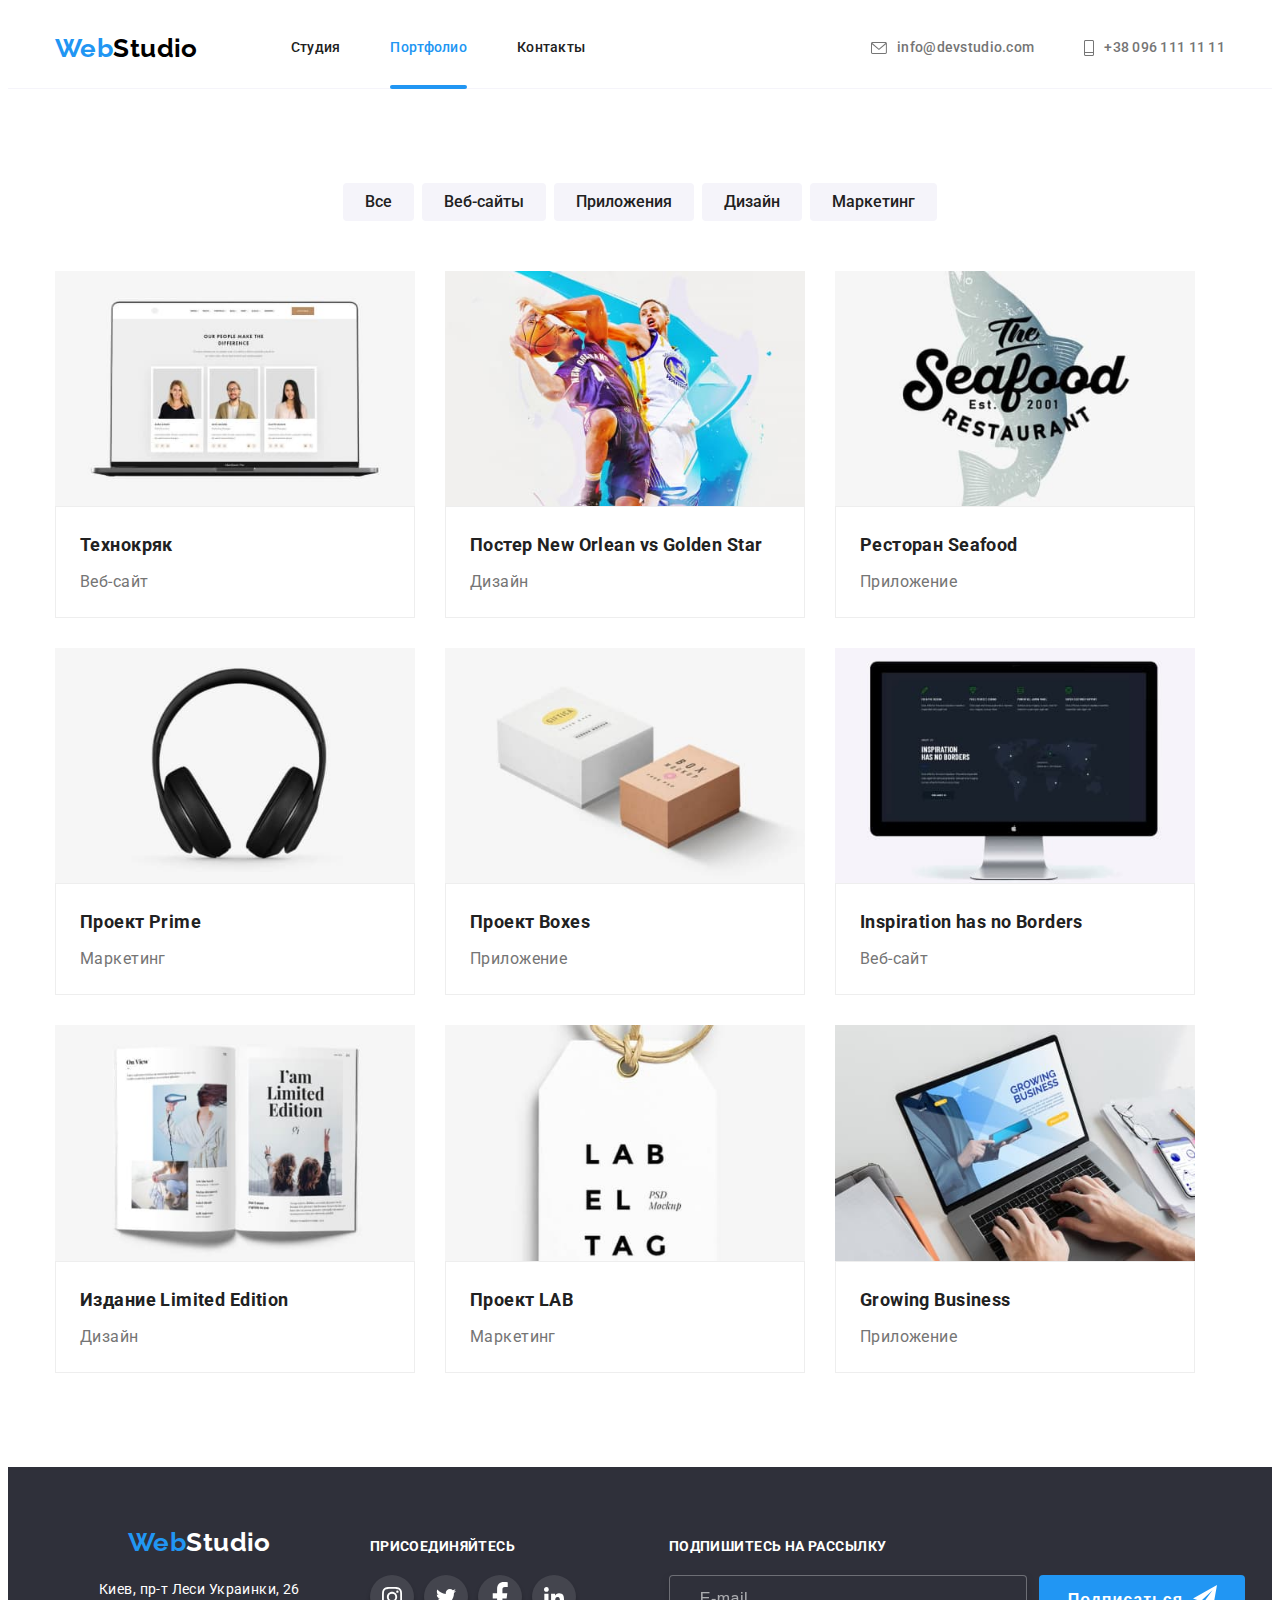
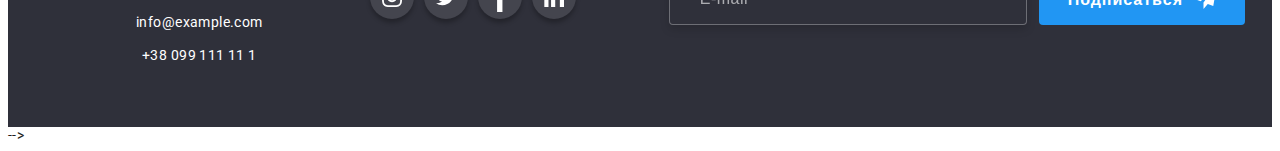
<file: portfolio.html>
<!DOCTYPE html>
<html lang="ru">

<head>
    <meta charset="UTF-8">
    <meta http-equiv="X-UA-Compatible" content="IE=edge">
    <meta name="viewport" content="width=device-width, initial-scale=1.0">
    <title>Document</title>
    <link rel="preconnect" href="https://fonts.googleapis.com">
    <link rel="preconnect" href="https://fonts.gstatic.com" crossorigin>
    <link href="https://fonts.googleapis.com/css2?family=Raleway:wght@700&family=Roboto:wght@400;500;700;900&display=swap" rel="stylesheet">
    <link rel="stylesheet" 
        href="https://cdnjs.cloudflare.com/ajax/libs/modern-normalize/1.1.0/modern-normalize.min.css"
        integrity="sha512-wpPYUAdjBVSE4KJnH1VR1HeZfpl1ub8YT/NKx4PuQ5NmX2tKuGu6U/JRp5y+Y8XG2tV+wKQpNHVUX03MfMFn9Q=="
        crossorigin="anonymous" 
        referrerpolicy="no-referrer" />
        <link href="https://unpkg.com/aos@2.3.1/dist/aos.css" rel="stylesheet">
        <link rel="stylesheet" 
        href="https://cdnjs.cloudflare.com/ajax/libs/animate.css/4.1.1/animate.min.css" />
    <link rel="stylesheet" href="./css/main.min.css">
</head>

<body class="page">
    <!-- navigation-->
     <header class=" header ">
        <div class=" header__container container">
            <nav class="navigation">
                <a href="./index.html" lang="en" class="navigation__logo animate__animated animate__bounce">
                    <span class="navigation__span">Web</span>Studio
                </a>
                <ul class="navigation__list list">
                    <li class="navigation__item "><a href="./index.html" class="navigation__link link ">Студия</a>
                    </li>
                    <li class="navigation__item"><a href="./portfolio.html" class="navigation__link link current">Портфолио</a>
                    </li>
                    <li class="navigation__item"><a href="#" class="navigation__link link">Контакты</a></li>
                </ul>
            </nav>
            <ul class="connect__list list">
                <li class="connect__item item">
                    <a href="mailto:info@devstudio.com" class="connect__mail  link"><svg class="connect__icon" width="16"
                            height="12">
                            <use href="./images/symbol-defs.svg#convert"></use>
                        </svg>info@devstudio.com</a>
                </li>
                <li class="connect__item item">
                    <a href="tel:+380961111111" class="connect__tel  link"><svg class="connect__icon" width="10"
                            height="16">
                            <use href="./images/symbol-defs.svg#telephone"></use>
                        </svg>+38 096 111 11 11</a>
                </li>
            </ul>
        </div>
    </header>  
    <main>
        <!-- filter -->
         <section class="portfolio">
            <div class="container">
                    <h1 class="visually-hidden">
                        Портфолио
                    </h1>
                    <ul class="filter__list list">
                        <li class="filter__item">
                            <button type="button" class="filter__btn">Все</button>
                        </li>
                        <li class="filter__item">
                            <button type="button" class="filter__btn">Веб-сайты</button>
                        </li>
                        <li class="filter__item">
                            <button type="button" class="filter__btn">Приложения</button>
                        </li>
                        <li class="filter__item">
                            <button type="button" class="filter__btn">Дизайн</button>
                        </li>
                        <li class="filter__item">
                            <button type="button" class="filter__btn">Маркетинг</button>
                        </li>
                    </ul>     
                           <!--projekt-->
                <ul class="projekt__list list">
                    <li class="projekt__item">
                        <a href="#" class="projekt__link link">
                            <div class="projekt__ghostly">
                                <picture>
                                    <source
                            srcset="
                               images. port/one/img (mob1x).jpg 1x, 
                               images. port/one/img (mob2x).jpg 2x 
                            "
                            media="(min-width:1200px)"
                             srcset="
                               ./images. port/one/img (tabl1x).jpg  1x, 
                               ./images. port/one/img (tabl2x).jpg  2x 
                            "
                            media="(min-width:768px)"
                             srcset="
                               ./images. port/one/img (desk1x).jpg  1x, 
                               ./images. port/one/img (desk2x).jpg  2x 
                            "
                            media="(max-width:767px)"
                            />
                            <img src="./images. port/one/img (mob1x).jpg" alt="технокряк" width="450">
                                </picture>
                            <p class="projekt__ghostly-text">
                                Ресурс предлагает комплексные предложения с разным уровнем функционала и сервисов. Все это позволит посетителю
                                получить
                                исчерпывающие сведения о компании или частном лице.
                            </p>
                        </div>
                            <div class="after__projekt">
                                <h2 class="projekt__title">Технокряк</h2>
                                <p class="projekt__text">Веб-сайт</p>
                            </div>
                        </a>
                    </li>
                    <li class="projekt__item">
                        <a href="#" class="projekt__link link">
                            <div  class="projekt__ghostly">
                                     <picture>
                                    <source
                            srcset="
                               images. port/two/img (mob1x).jpg 1x, 
                               images. port/two/img (mob2x).jpg 2x 
                            "
                            media="(min-width:1200px)"
                             srcset="
                               ./images. port/two/img (tabl1x).jpg  1x, 
                               ./images. port/two/img (tabl2x).jpg  2x 
                            "
                            media="(min-width:768px)"
                             srcset="
                               ./images. port/two/img (desk1x).jpg  1x, 
                               ./images. port/two/img (desk2x).jpg  2x 
                            "
                            media="(max-width:767px)"
                            />
                            <img src="./images. port/two/img (mob1x).jpg" alt=" постер баскетболисты" width="450">
                                </picture>
                                <p class="projekt__ghostly-text"></p>
                            </div>
                            <div class="after__projekt">
                                <h2 lang="en" class="projekt__title">
                                    Постер
                                    <span lang="en">New Orlean vs Golden Star</span>
                                </h2>
                                <p class="projekt__text">Дизайн</p>
                            </div>
                        </a>
                    </li>
                    <li class="projekt__item">
                        <a href="#" class="projekt__link link">
                            <div  class="projekt__ghostly">
                                    <picture>
                                        <source srcset="
                                                                   images. port/tree/img (mob1x).jpg 1x, 
                                                                   images. port/tree/img (mob2x).jpg 2x 
                                                                " media="(min-width:1200px)" srcset="
                                                                   ./images. port/tree/img (tabl1x).jpg  1x, 
                                                                   ./images. port/tree/img (tabl2x).jpg  2x 
                                                                " media="(min-width:768px)" srcset="
                                                                   ./images. port/tree/img (desk1x).jpg  1x, 
                                                                   ./images. port/tree/img (desk2x).jpg  2x 
                                                                " media="(max-width:767px)" />
                                        <img src="./images. port/tree/img ( mob1x).jpg" alt="постер ресторана" width="450">
                                    </picture>
                                <p class="projekt__ghostly-text"></p>
                            </div>
                            <div class="after__projekt">
                                <h2 lang="en" class="projekt__title">
                                    Ресторан
                                    <span lang="en">Seafood</span>
                                </h2>
                                <p class="projekt__text">Приложение</p>
                            </div>
                        </a>
                    </li>
                    <li class="projekt__item">
                        <a href="#" class="projekt__link link">
                           <div  class="projekt__ghostly">
                                <picture>
                                        <source srcset="
                                                                   images. port/four/img (mob1x).jpg 1x, 
                                                                   images. port/four/img (mob2x).jpg 2x 
                                                                " media="(min-width:1200px)" srcset="
                                                                   ./images. port/four/img (tabl1x).jpg  1x, 
                                                                   ./images. port/four/img (tabl2x).jpg  2x 
                                                                " media="(min-width:768px)" srcset="
                                                                   ./images. port/four/img (desk1x).jpg  1x, 
                                                                   ./images. port/four/img (desk2x).jpg  2x 
                                                                " media="(max-width:767px)" />
                                    <img src="./images. port/four/img (mob1x).jpg" alt="наушники" width="4450">
                                </picture>
                               <p class="projekt__ghostly-text"></p>
                           </div>
                            <div class="after__projekt">
                                <h2 lang="en" class="projekt__title">
                                    Проект
                                    <span lang="en"> Prime</span>
                                </h2>
                                <p class="projekt__text">Маркетинг</p>
                            </div>
                        </a>
                    </li>
                    <li class="projekt__item">
                        <a href="#" class="projekt__link link">
                            <div  class="projekt__ghostly">
                                <picture>
                                        <source srcset="
                                                                   images. port/five/img (mob1x).jpg 1x, 
                                                                   images. port/five/img (mob2x).jpg 2x 
                                                                " media="(min-width:1200px)" srcset="
                                                                   ./images. port/five/img (tabl1x).jpg  1x, 
                                                                   ./images. port/five/img (tabl2x).jpg  2x 
                                                                " media="(min-width:768px)" srcset="
                                                                   ./images. port/five/img (desk1x).jpg  1x, 
                                                                   ./images. port/five/img (desk2x).jpg  2x 
                                                                " media="(max-width:767px)" />
                                    <img src="./images. port/five/img (mob1x).jpg" alt="наушники" width="450">
                                </picture>
                                <p class="projekt__ghostly-text"></p>
                            </div>
                            <div class="after__projekt">
                                <h2 lang="en" class="projekt__title">
                                    Проект
                                    <span lang="en">Boxes</span>
                                </h2>
                                <p class="projekt__text">Приложение</p>
                            </div>
                        </a>
                    </li>
                    <li class="projekt__item">
                        <a href="#" class="projekt__link link">
                            <div  class="projekt__ghostly">
                                <picture>
                                        <source srcset="
                                                                   images. port/six/img (mob1x).jpg 1x, 
                                                                   images. port/six/img (mob2x).jpg 2x 
                                                                " media="(min-width:1200px)" srcset="
                                                                   ./images. port/six/img (tabl1x).jpg  1x, 
                                                                   ./images. port/six/img (tabl2x).jpg  2x 
                                                                " media="(min-width:768px)" srcset="
                                                                   ./images. port/six/img (desk1x).jpg  1x, 
                                                                   ./images. port/six/img (desk2x).jpg  2x 
                                                                " media="(max-width:767px)" />
                                    <img src="./images. port/six/img (mob1x).jpg" alt="монитор" width="450">
                                </picture>
                                <p class="projekt__ghostly-text"></p>
                            </div>
                            <div class="after__projekt">
                                <h2 lang="en" class="projekt__title">
                                    Inspiration has no Borders
                                </h2>
                                <p class="projekt__text">Веб-сайт</p>
                            </div>
                        </a>
                    </li>
                    <li class="projekt__item">
                        <a href="#" class="projekt__link link">
                            <div  class="projekt__ghostly">
                                <picture>
                                        <source srcset="
                                                                   images. port/seven/img (mob1x).jpg 1x, 
                                                                   images. port/seven/img (mob2x).jpg 2x 
                                                                " media="(min-width:1200px)" srcset="
                                                                   ./images. port/seven/img (tabl1x).jpg  1x, 
                                                                   ./images. port/seven/img (tabl2x).jpg  2x 
                                                                " media="(min-width:768px)" srcset="
                                                                   ./images. port/seven/img (desk1x).jpg  1x, 
                                                                   ./images. port/seven/img (desk2x).jpg  2x 
                                                                " media="(max-width:767px)" />
                                    <img src="./images. port/seven/img (mob1x).jpg" alt="книга" width="450">
                                </picture>
                                <p class="projekt__ghostly-text"></p>
                            </div>
                            <div class="after__projekt">
                                <h2 lang="en" class="projekt__title">
                                    Издание
                                    <span lang="en">Limited Edition</span>
                                </h2>
                                <p class="projekt__text">Дизайн</p>
                            </div>
                        </a>
                    </li>
                    <li class="projekt__item">
                        <a href="#" class="projekt__link link">
                            <div  class="projekt__ghostly">
                                 <picture>
                                        <source srcset="
                                                                   images. port/eidht/img (mob1x).jpg 1x, 
                                                                   images. port/eidht/img (mob2x).jpg 2x 
                                                                " media="(min-width:1200px)" srcset="
                                                                   ./images. port/eidht/img (tabl1x).jpg  1x, 
                                                                   ./images. port/eidht/img (tabl2x).jpg  2x 
                                                                " media="(min-width:768px)" srcset="
                                                                   ./images. port/eidht/img (desk1x).jpg  1x, 
                                                                   ./images. port/eidht/img (desk2x).jpg  2x 
                                                                " media="(max-width:767px)" />
                                    <img src="./images. port/eidht/img (mob1x).jpg" alt="бирка" width="429">
                                </picture>
                                <p class="projekt__ghostly-text"></p>
                            </div>
                            <div class="after__projekt">
                                <h2 class="projekt__title">
                                    Проект
                                    <span lang="en">LAB</span>
                                </h2>
                                <p class="projekt__text">Маркетинг</p>
                            </div>
                        </a>
                    </li>
                    <li class="projekt__item">
                        <a href="#" class="projekt__link link">
                            <div  class="projekt__ghostly">
                                 <picture>
                                        <source srcset="
                                                                   images. port/nine/img (mob1x).jpg 1x, 
                                                                   images. port/nine/img (mob2x).jpg 2x 
                                                                " media="(min-width:1200px)" srcset="
                                                                   ./images. port/nine/img (tabl1x).jpg  1x, 
                                                                   ./images. port/nine/img (tabl2x).jpg  2x 
                                                                " media="(min-width:768px)" srcset="
                                                                   ./images. port/nine/img (desk1x).jpg  1x, 
                                                                   ./images. port/nine/img (desk2x).jpg  2x 
                                                                " media="(max-width:767px)" />
                                    <img src="./images. port/nine/img (mob1x).jpg" alt="открытое приложение" width="429">
                                 </picture>
                                <p class="projekt__ghostly-text"></p>
                            </div>
                            <div class="after__projekt">
                                <h2 lang="en" class="projekt__title">
                                    Growing Business
                                </h2>
                                <p class="projekt__text">Приложение</p>
                            </div>
                        </a>
                    </li>
                </ul>
                </section>
            </div>
    </main>
    <!-- Футер -->
     <footer class="footer">
        <div class="footer__container container">
            <div class=" adress__container ">
                <a href="./index.html" lang="en" class="adress__logo">
                    <span class="adress__span">Web</span>Studio
                </a>
                <address class="adress">
                    <ul class="adress__list list">
                        <li class="adress__item">
                            <a href="https://goo.gl/maps/2USZwXQaz1WwdcCW7" target="_blank " rel="noopener nofollow"
                                class="adress__link link">Киев, пр-т Леси Украинки, 26</a>
                        </li>
                        <li class="adress__item">
                            <a href="mailto:info@example.com" class="adress__link link">info@example.com</a>
                        </li>
                        <li class="adress__item">
                            <a href="tel:+380991111111" class="adress__link link">+38 099 111 11 1</a>
                        </li>
                    </ul>
                </address>
            </div> 
           
            <!-- Присоеденяйтесь-join -->
            <div class="join__container">
                <p class="join__text">
                    присоединяйтесь
                </p>
                <ul class="join__soc-list list">
                    <li class="join__soc-item">
                        <a href="" class="join__soc-link ">
                            <svg class="join__soc-icon" width="20" height="20">
                                <use href="./images/symbol-defs1.svg#icon-instagram-2"></use>
                            </svg>
                        </a>
                    </li>
                    <li class="join__soc-item">
                        <a href="" class="join__soc-link">
                            <svg class="join__soc-icon" width="20" height="20">
                                <use href="./images/symbol-defs1.svg#icon-twitter-1"></use>
                            </svg>
                        </a>
                    </li>
                    <li class="join__soc-item">
                        <a href="" class="join__soc-link">
                            <svg class="join__soc-icon" width="30" height="30">
                                <use href="./images/symbol-defs1.svg#icon-facebook-1"></use>
                            </svg>
                        </a>
                    </li>
                    <li class="join__soc-item">
                        <a href="" class="join__soc-link">
                            <svg class="join__soc-icon" width="20" height="20">
                                <use href="./images/symbol-defs1.svg#icon-linkedin-1"></use>
                            </svg>
                        </a>
                    </li>
                </ul>
            </div>
            <!-- Подпишитесь  subscribe -->
            <div class="subscribe__container">
                <p class="subscribe__text">Подпишитесь на рассылку</p>
                <form class="form__button ">
                    <input type="email" class="subscribe__input" name="user email" placeholder="E-mail">
                    <button type="submit" class="subscribe__button">
                        Подписаться
                        <svg class="subscribe__soc-icon" width="24" height="24">
                            <use href="./images/symbol-defs icon-telegram.svg#icon-icon-send"></use>
                        </svg>
                    </button>
                </form>
            </div>
        </div>
    </footer> -->
    <script src="https://unpkg.com/aos@2.3.1/dist/aos.js"></script>
    <script>
        AOS.init();
    </script>
</body>

</html>
</file>
<file: css/main.min.css>
*{-webkit-box-sizing:border-box;box-sizing:border-box}h1,h2,h3,h4,h5,h6,p{margin:0 auto}img{display:block;max-width:100%;height:auto;width:100%}button{display:block;margin:0 auto;cursor:pointer;border:none;border-radius:4px}@media screen and (min-width: 320px){section{padding-top:60px;padding-bottom:60px}}@media screen and (min-width: 768px){section{padding-top:60px;padding-bottom:60px}}@media screen and (min-width: 1200px){section{padding-top:94px;padding-bottom:94px}}.list{list-style:none;padding-left:0px;margin:0px}.link{text-decoration:none}.visually-hidden{position:absolute;white-space:nowrap;width:1px;height:1px;overflow:hidden;border:0;padding:0;clip:rect(0 0 0 0);-webkit-clip-path:inset(50%);clip-path:inset(50%);margin:-1px}.container{width:100%;margin-left:auto;margin-right:auto;padding:0 15px}@media screen and (min-width: 480px){.container{width:480px}}@media screen and (min-width: 768px){.container{width:768px}}@media screen and (min-width: 1200px){.container{width:1200px}}:root{--title-text-color: #212121;--background-color: #FFFFFF;--text-white-color: #FFFFFF;--secondary-text-color: #757575;--accent-text-color: #2196F3;--text-logo-color: #000000;--footer-hero-background-color: #2F303A;--secondary-background-color: #F5F4FA;--features-background-color: #E5E5E5}body{font-family:"Roboto","Open Sans",sans-serif;color:var(--title-text-color);background-color:var(--background-color);font-size:14px;letter-spacing:.03em}.subscribe__input::-webkit-input-placeholder{display:-webkit-box;display:flex;-webkit-box-align:center;align-items:center}.subscribe__input::-moz-placeholder{display:flex;align-items:center}.subscribe__input:-ms-input-placeholder{display:-ms-flexbox;display:flex;-ms-flex-align:center;align-items:center}.subscribe__input::-ms-input-placeholder{display:-ms-flexbox;display:flex;-ms-flex-align:center;align-items:center}.check__text,.subscribe__input::placeholder,.client__list,.connect__mail,.connect__tel,.navigation__list,.navigation,.header__container{display:-webkit-box;display:-ms-flexbox;display:flex;-webkit-box-align:center;-ms-flex-align:center;align-items:center}.modal__button,.check__text .check__span,.join__soc-link,.join__soc-list,.client__link,.networks__link,.doing__text,.hero__btn{display:-webkit-box;display:-ms-flexbox;display:flex;-webkit-box-align:center;-ms-flex-align:center;align-items:center;-webkit-box-pack:center;-ms-flex-pack:center;justify-content:center}.header{border-bottom:1px solid var(--secondary-background-color)}@media screen and (max-width: 1200px){.header__container{-webkit-box-align:center;-ms-flex-align:center;align-items:center}}.navigation__logo{text-decoration:none;font-family:"Raleway",sans-serif;font-style:normal;font-weight:700;font-size:26px;line-height:1.19;color:var(--text-logo-color);-webkit-transition:250ms cubic-bezier(0.4, 0, 0.2, 1);transition:250ms cubic-bezier(0.4, 0, 0.2, 1)}.navigation__span{font-family:"Raleway";font-style:normal;font-weight:700;font-size:26px;line-height:1.19;color:var(--accent-text-color)}.navigation__list{margin-left:93px;-ms-flex-wrap:wrap;flex-wrap:wrap}@media screen and (max-width: 1200px){.navigation__list{margin-left:71px}}@media screen and (max-width: 768px){.navigation__list{display:none}}.navigation__item{margin-left:50px}.navigation__item:first-child{margin-left:0}.navigation__link{display:block;font-weight:500;font-size:14px;line-height:1.14;letter-spacing:.02em;color:var(--title-text-color);padding-top:32px;padding-bottom:32px;-webkit-transition:color 250ms cubic-bezier(0.4, 0, 0.2, 1);transition:color 250ms cubic-bezier(0.4, 0, 0.2, 1);position:relative}.navigation__link:hover,.navigation__link:focus{color:var(--accent-text-color)}.navigation__link::after{content:"";position:absolute;width:100%;height:4px;left:0;bottom:-1px;background-color:var(--accent-text-color);border-radius:2px;opacity:0;-webkit-transition:opacity 250ms cubic-bezier(0.4, 0, 0.2, 1);transition:opacity 250ms cubic-bezier(0.4, 0, 0.2, 1)}.navigation__link:hover::after{opacity:1}@media screen and (max-width: 768px){.connect__item{display:none}}.connect__list{display:-webkit-box;display:-ms-flexbox;display:flex;margin-left:auto;-webkit-box-align:end;-ms-flex-align:end;align-items:flex-end}@media screen and (max-width: 1200px){.connect__list{-webkit-box-orient:vertical;-webkit-box-direction:normal;-ms-flex-direction:column;flex-direction:column;margin-right:0}}.connect__item.item+.item{margin-left:50px}@media screen and (max-width: 1200px){.connect__item.item+.item{margin-left:0}}.connect__mail,.connect__tel{padding-top:32px;padding-bottom:32px;font-weight:500;font-size:14px;line-height:1.14;letter-spacing:.02em;color:var(--secondary-text-color);-webkit-transition:color 250ms cubic-bezier(0.4, 0, 0.2, 1);transition:color 250ms cubic-bezier(0.4, 0, 0.2, 1)}@media screen and (max-width: 1200px){.connect__mail{padding:0}}@media screen and (max-width: 1200px){.connect__tel{padding:0;padding-top:10px;margin-right:18px}}.connect__mail:hover,.connect__mail:focus{color:var(--accent-text-color)}.connect__tel:hover,.connect__tel:focus{color:var(--accent-text-color)}.connect__icon{fill:currentColor;margin-right:10px}.current{color:var(--accent-text-color)}.current::after{opacity:var(--accent-text-color)}.mobal__container{padding-top:10px;padding-bottom:48px;padding-left:40px;padding-right:5px}.mobal__open-button{display:-webkit-inline-box;display:-ms-inline-flexbox;display:inline-flex;background-color:var(--background-color)}@media screen and (min-width: 768px){.mobal__open-button{display:none}}.mobal__menu{position:fixed;background-color:var(--background-color);top:0;left:0;width:100%;height:100%;z-index:1}.mobal__menu>.mobal__container{height:100%;display:-webkit-box;display:-ms-flexbox;display:flex;-webkit-box-orient:vertical;-webkit-box-direction:normal;-ms-flex-direction:column;flex-direction:column}.mobal__close-button{display:block;margin-left:auto;background-color:var(--background-color)}.mobal__item:not(:last-child){margin-bottom:32px}.mobal__link{font-weight:500;font-size:40px;line-height:1.17;letter-spacing:.02em;color:var(--title-text-color)}.mobal__connect{margin-top:302px}.mobal__tel{font-weight:500;font-size:34px;line-height:1.17;color:var(--secondary-text-color);letter-spacing:.02em;color:var(--accent-text-color)}.mobal__mail{font-weight:500;font-size:24px;line-height:1.16;color:var(--secondary-text-color)}.mobal__networks{margin-top:64px;display:-webkit-box;display:-ms-flexbox;display:flex}.mobal__networks-item:not(:first-child){margin-left:20px}.mobal__networks-link{font-weight:500;font-size:18px;line-height:1.22;letter-spacing:.02em;color:var(--accent-text-color)}.mobal__networks-link::before{content:"";width:22px;height:0px;left:135px;top:726px;border:1px solid rgba(33,33,33,.2);-webkit-transform:rotate(90deg);transform:rotate(90deg)}.hero{max-width:1600px;height:600px;background-color:rgba(0,0,0,.2);background-image:-webkit-gradient(linear, left top, left bottom, from(rgba(0, 0, 0, 0.2)), to(rgba(0, 0, 0, 0.2))),url(../images/Img\ \(hero-mob\).jpg);background-image:linear-gradient(rgba(0, 0, 0, 0.2), rgba(0, 0, 0, 0.2)),url(../images/Img\ \(hero-mob\).jpg);background-position:center;padding-top:200px;padding-bottom:200px;background-repeat:no-repeat;background-size:cover;background-position:center;margin:0 auto}@media screen and (min-width: 480px){.hero{background-image:-webkit-gradient(linear, left top, left bottom, from(rgba(0, 0, 0, 0.2)), to(rgba(0, 0, 0, 0.2))),url(../images/Img\ \(heromob\).jpg);background-image:linear-gradient(rgba(0, 0, 0, 0.2), rgba(0, 0, 0, 0.2)),url(../images/Img\ \(heromob\).jpg)}}@media screen and (min-width: 768px){.hero{background-image:-webkit-gradient(linear, left top, left bottom, from(rgba(0, 0, 0, 0.2)), to(rgba(0, 0, 0, 0.2))),url(../images/Img\ \(herotabl\).jpg);background-image:linear-gradient(rgba(0, 0, 0, 0.2), rgba(0, 0, 0, 0.2)),url(../images/Img\ \(herotabl\).jpg)}}@media screen and (min-width: 1200px){.hero{background-image:-webkit-gradient(linear, left top, left bottom, from(rgba(0, 0, 0, 0.2)), to(rgba(0, 0, 0, 0.2))),url(../images/Img\ \(hero\).jpg);background-image:linear-gradient(rgba(0, 0, 0, 0.2), rgba(0, 0, 0, 0.2)),url(../images/Img\ \(hero\).jpg)}}.hero__title{font-weight:900;font-size:44px;line-height:1.36;text-align:center;letter-spacing:.06em;text-transform:uppercase;color:var(--text-white-color);max-width:696px}@media screen and (max-width: 1200px){.hero__title{font-size:26px;line-height:1.61;width:396px}}.hero__btn{font-weight:700;font-size:16px;line-height:1.88;letter-spacing:.06em;color:var(--text-white-color);cursor:pointer;background-color:var(--accent-text-color);margin-top:30px;padding:10px 32px;-webkit-transition:background-color 250ms cubic-bezier(0.4, 0, 0.2, 1);transition:background-color 250ms cubic-bezier(0.4, 0, 0.2, 1)}.hero__btn:hover,.hero__btn :focus{background-color:#188ce8}.features{padding-bottom:0}.features__list{display:-webkit-box;display:-ms-flexbox;display:flex;gap:30px;-ms-flex-wrap:wrap;flex-wrap:wrap;-webkit-box-pack:center;-ms-flex-pack:center;justify-content:center}.features__item{width:100%}@media screen and (min-width: 768px){.features__item{width:calc((100% - 30px)/2)}}@media screen and (min-width: 1200px){.features__item{width:calc((100% - 90px)/4)}}.features__item::before{display:block;content:"";height:120px;background-repeat:no-repeat;background-position:center;background-color:var(--secondary-background-color);margin-bottom:30px}.item-antenna::before{background-image:url(../features.png/antenna\ 1.png)}.item-clock::before{background-image:url(../features.png/clock\ 1.png)}.item-diagram::before{background-image:url(../features.png/diagram\ 1.png)}.item-astronavt::before{background-image:url(../features.png/astronaut\ 1.png)}.features__after-title{font-weight:700;font-size:14px;line-height:1.14;text-transform:uppercase;color:var(--title-text-color);max-width:270px}@media screen and (max-width: 768px){.features__after-title{display:-webkit-box;display:-ms-flexbox;display:flex;-webkit-box-pack:center;-ms-flex-pack:center;justify-content:center}}.features__text{font-weight:400;font-size:14px;line-height:1.71;color:var(--secondary-text-color);margin-top:10px;max-width:270px;margin-left:0;margin-right:0}@media screen and (max-width: 1200px){.features__text{max-width:450px;margin-left:0;margin-right:0}}@media screen and (max-width: 1200px){.doing{display:none}}.doing__list{display:-webkit-box;display:-ms-flexbox;display:flex;position:relative}.doing__item:not(:last-child){margin-right:auto}.doing__title{font-weight:700;font-size:36px;line-height:1.16;text-align:center;color:var(--title-text-color);margin-bottom:50px}.doing__text{position:absolute;text-align:center;bottom:0;background-color:rgba(47,48,58,.8);width:370px;height:70px;font-family:"Roboto";font-style:normal;font-weight:700;font-size:14px;line-height:1.14;text-transform:uppercase;color:var(--background-color)}.employees{background:rgba(0,0,0,.2);background-color:var(--secondary-background-color);-webkit-box-shadow:0px 4px 4px rgba(0,0,0,.25);box-shadow:0px 4px 4px rgba(0,0,0,.25)}.employees__title{font-weight:700;font-size:36px;line-height:1.16;text-align:center;color:var(--title-text-color);margin-bottom:30px}@media screen and (max-width: 1200px){.employees__title{font-size:28px;line-height:1.17}}.employees__list{display:-webkit-box;display:-ms-flexbox;display:flex;-ms-flex-wrap:wrap;flex-wrap:wrap;gap:30px}.employees__item{width:100%;background:#fff;-webkit-box-shadow:0px 1px 3px rgba(0,0,0,.12),0px 1px 1px rgba(0,0,0,.14),0px 2px 1px rgba(0,0,0,.2);box-shadow:0px 1px 3px rgba(0,0,0,.12),0px 1px 1px rgba(0,0,0,.14),0px 2px 1px rgba(0,0,0,.2);border-radius:0px 0px 4px 4px}@media screen and (min-width: 768px){.employees__item{width:calc((100% - 30px)/2)}}@media screen and (min-width: 1200px){.employees__item{width:calc((100% - 90px)/4)}}.employees__container{padding:30px 0}.employees__after-title{font-weight:500;font-size:16px;line-height:1.18;text-align:center;color:var(--title-text-color)}.employees__text{font-weight:400;font-size:16px;line-height:1.18;text-align:center;color:var(--secondary-text-color);margin-top:10px;margin-bottom:16px}.networks{display:-webkit-box;display:-ms-flexbox;display:flex;-webkit-box-pack:center;-ms-flex-pack:center;justify-content:center;gap:10px}.networks__link{width:44px;height:44px;border-radius:50%;color:#afb1b8;-webkit-transition:color 250ms cubic-bezier(0.4, 0, 0.2, 1),background-color 250ms cubic-bezier(0.4, 0, 0.2, 1);transition:color 250ms cubic-bezier(0.4, 0, 0.2, 1),background-color 250ms cubic-bezier(0.4, 0, 0.2, 1)}.networks__link:hover,.networks__link:focus{background-color:var(--accent-text-color);color:var(--background-color)}.networks__icon{fill:currentColor}.client__title{font-weight:700;font-size:36px;line-height:1.16;text-align:center;color:var(--title-text-color);margin-bottom:50px}@media screen and (max-width: 1200px){.client__title{font-size:28px;line-height:1.17}}.client__list{gap:30px;-ms-flex-wrap:wrap;flex-wrap:wrap;-webkit-box-pack:center;-ms-flex-pack:center;justify-content:center}.client__item{width:170px;height:92px}@media screen and (min-width: 768px){.client__item{width:calc((100% - 30px)/4)}}@media screen and (min-width: 1200px){.client__item{width:calc((100% - 90px)/7)}}.client__link{width:100%;height:100%;border:1px solid #afb1b8;border-radius:4px;color:#afb1b8;-webkit-transition:color 250ms cubic-bezier(0.4, 0, 0.2, 1),border 250ms cubic-bezier(0.4, 0, 0.2, 1);transition:color 250ms cubic-bezier(0.4, 0, 0.2, 1),border 250ms cubic-bezier(0.4, 0, 0.2, 1)}.client__link:hover,.client__link :focus{color:var(--accent-text-color);border:1px solid var(--accent-text-color)}.client__icon{fill:currentColor}.footer{background-color:var(--footer-hero-background-color);padding:60px 0}.footer__container{-webkit-box-align:baseline;-ms-flex-align:baseline;align-items:baseline}@media screen and (min-width: 1200px){.footer__container{display:-webkit-box;display:-ms-flexbox;display:flex;margin-left:76px}}.adress__container{text-align:center}@media screen and (min-width: 768px){.adress__container{position:absolute}}@media screen and (min-width: 1200px){.adress__container{position:relative}}.adress{margin-top:20px}.adress__logo{font-family:"Raleway",sans-serif;font-weight:700;font-size:26px;line-height:1.19;color:var(--text-white-color);text-decoration:none}.adress__span{font-family:"Raleway";font-style:normal;font-weight:700;font-size:26px;line-height:1.19;color:var(--accent-text-color)}.adress__item:not(:last-child){margin-bottom:9px}.adress__link{font-family:"Roboto";font-style:normal;font-weight:400;font-size:14px;line-height:1.71;color:var(--text-white-color);-webkit-transition:color 250ms cubic-bezier(0.4, 0, 0.2, 1);transition:color 250ms cubic-bezier(0.4, 0, 0.2, 1)}.adress__link:hover,.adress__link:focus{color:var(--accent-text-color)}.join__container{margin-left:70px}@media screen and (max-width: 768px){.join__container{margin-left:0;text-align:center;margin-top:60px}}@media screen and (max-width: 1200px){.join__container{text-align:center}}@media screen and (max-width: 768px){.join__container{text-align:center}}.join__soc-list{gap:10px}.join__text{font-family:"Roboto";font-style:normal;font-weight:700;font-size:14px;line-height:1.14;text-transform:uppercase;color:var(--background-color);margin-bottom:20px}.join__soc-link{width:44px;height:44px;border-radius:50%;background-color:rgba(255,255,255,.1);-webkit-box-shadow:0px 4px 4px rgba(0,0,0,.25);box-shadow:0px 4px 4px rgba(0,0,0,.25);-webkit-transition:background-color 250ms cubic-bezier(0.4, 0, 0.2, 1);transition:background-color 250ms cubic-bezier(0.4, 0, 0.2, 1)}.join__soc-link:hover,.join__soc-link:focus{background-color:var(--accent-text-color)}.join__soc-icon{fill:var(--text-white-color)}.subscribe__container{margin-left:93px}@media screen and (max-width: 1200px){.subscribe__container{margin-left:0;margin-top:60px;text-align:center}}.subscribe__text{font-weight:700;font-size:14px;line-height:1.14;text-transform:uppercase;color:var(--background-color);margin-bottom:20px;margin-right:10px}.subscribe__input{width:358px;height:50px;border:1px solid rgba(255,255,255,.3);-webkit-filter:drop-shadow(0px 4px 4px rgba(0, 0, 0, 0.15));filter:drop-shadow(0px 4px 4px rgba(0, 0, 0, 0.15));border-radius:4px;resize:none;outline-color:var(--accent-text-color);background-color:var(--footer-hero-background-color);color:var(--background-color);padding:16px 15px}.subscribe__input::-webkit-input-placeholder{font-weight:400;font-size:16px;line-height:1.25;letter-spacing:.03em;color:rgba(255,255,255,.6);padding-left:15px}.subscribe__input::-moz-placeholder{font-weight:400;font-size:16px;line-height:1.25;letter-spacing:.03em;color:rgba(255,255,255,.6);padding-left:15px}.subscribe__input:-ms-input-placeholder{font-weight:400;font-size:16px;line-height:1.25;letter-spacing:.03em;color:rgba(255,255,255,.6);padding-left:15px}.subscribe__input::-ms-input-placeholder{font-weight:400;font-size:16px;line-height:1.25;letter-spacing:.03em;color:rgba(255,255,255,.6);padding-left:15px}.subscribe__input::placeholder{font-weight:400;font-size:16px;line-height:1.25;letter-spacing:.03em;color:rgba(255,255,255,.6);padding-left:15px}.form__button{display:-webkit-box;display:-ms-flexbox;display:flex}@media screen and (max-width: 1200px){.form__button{display:block;text-align:center}}@media screen and (max-width: 768px){.subscribe__input{width:100%}}@media screen and (max-width: 1200px){.subscribe__input{width:75%}}.subscribe__button{position:relative;font-weight:700;font-size:16px;line-height:1.88;margin-left:12px;letter-spacing:.06em;color:var(--background-color);background-color:var(--accent-text-color);padding-left:29px;padding-right:62px}@media screen and (max-width: 1200px){.subscribe__button{margin:0 auto;margin-top:20px;padding-top:10px;padding-bottom:10px}}.subscribe__soc-icon{position:absolute;margin-left:10px}.backdrop{position:fixed;top:0;width:100%;height:100%;background:rgba(0,0,0,.2);-webkit-transition:opacity 250ms cubic-bezier(0.4, 0, 0.2, 1),visibility 250ms cubic-bezier(0.4, 0, 0.2, 1);transition:opacity 250ms cubic-bezier(0.4, 0, 0.2, 1),visibility 250ms cubic-bezier(0.4, 0, 0.2, 1)}.modal__window{position:absolute;width:528px;min-height:581px;left:50%;top:50%;background:var(--background-color);-webkit-box-shadow:0px 1px 3px rgba(0,0,0,.12),0px 1px 1px rgba(0,0,0,.14),0px 2px 1px rgba(0,0,0,.2);box-shadow:0px 1px 3px rgba(0,0,0,.12),0px 1px 1px rgba(0,0,0,.14),0px 2px 1px rgba(0,0,0,.2);border-radius:4px;-webkit-transform:translate(-50%, -50%) scale(1) rotate(0);transform:translate(-50%, -50%) scale(1) rotate(0);-webkit-transition:-webkit-transform 800ms cubic-bezier(0.4, 0, 0.2, 1);transition:-webkit-transform 800ms cubic-bezier(0.4, 0, 0.2, 1);transition:transform 800ms cubic-bezier(0.4, 0, 0.2, 1);transition:transform 800ms cubic-bezier(0.4, 0, 0.2, 1), -webkit-transform 800ms cubic-bezier(0.4, 0, 0.2, 1);padding:40px}.backdrop.is-hidden .modal__window{-webkit-transform:translate(-50%, -50%) scale(0) rotate(-280deg);transform:translate(-50%, -50%) scale(0) rotate(-280deg)}.modal__close{position:absolute;top:8px;right:8px;background-color:var(--background-color)}.modal__window-icon{fill:var(--background-color);border:1px solid var(--features-background-color);border-radius:50%;-webkit-transition:fill 250ms cubic-bezier(0.4, 0, 0.2, 1);transition:fill 250ms cubic-bezier(0.4, 0, 0.2, 1);fill:var(--text-logo-color)}.modal__close:hover .modal__window-icon{fill:var(--accent-text-color)}.is-hidden{opacity:0;visibility:hidden;pointer-events:none}.no-scroll{overflow:hidden}.modal__title{font-weight:700;font-size:20px;line-height:1.15;font-family:"Roboto";font-style:normal;text-align:center;color:#212121;margin-bottom:12px}.label__container{margin-bottom:10px}.label__modal{font-weight:400;font-size:12px;line-height:1.16;letter-spacing:.01em;color:var(--secondary-text-color);display:block;margin-bottom:4px}.label__input-container{position:relative}.label__icon{position:absolute;left:12px;top:50%;-webkit-transform:translateY(-50%);transform:translateY(-50%);-webkit-transition:fill 250ms cubic-bezier(0.4, 0, 0.2, 1);transition:fill 250ms cubic-bezier(0.4, 0, 0.2, 1)}.label__input:focus-within+.label__icon,.label__input:hover+.label__icon{fill:var(--accent-text-color)}.label__input{width:100%;height:40px;border:1px solid rgba(33,33,33,.2);border-radius:4px;padding-left:42px;outline-color:var(--accent-text-color);-webkit-transition:outline-color 250ms cubic-bezier(0.4, 0, 0.2, 1),border 250ms cubic-bezier(0.4, 0, 0.2, 1);transition:outline-color 250ms cubic-bezier(0.4, 0, 0.2, 1),border 250ms cubic-bezier(0.4, 0, 0.2, 1)}.label__input:hover{border:1px solid var(--accent-text-color)}.area__container{width:100%;height:120px;padding-top:15px;padding-left:16px;border:1px solid rgba(33,33,33,.2);border-radius:4px;resize:none;outline-color:var(--accent-text-color)}.area__container:hover{border:1px solid var(--accent-text-color)}.area__container:focus-within::-webkit-input-placeholder, .area__container:hover::-webkit-input-placeholder{color:var(--accent-text-color)}.area__container:focus-within::-moz-placeholder, .area__container:hover::-moz-placeholder{color:var(--accent-text-color)}.area__container:focus-within:-ms-input-placeholder, .area__container:hover:-ms-input-placeholder{color:var(--accent-text-color)}.area__container:focus-within::-ms-input-placeholder, .area__container:hover::-ms-input-placeholder{color:var(--accent-text-color)}.area__container:focus-within::placeholder,.area__container:hover::placeholder{color:var(--accent-text-color)}.area__container::-webkit-input-placeholder{-webkit-transition:color 250ms cubic-bezier(0.4, 0, 0.2, 1);transition:color 250ms cubic-bezier(0.4, 0, 0.2, 1)}.area__container::-moz-placeholder{-moz-transition:color 250ms cubic-bezier(0.4, 0, 0.2, 1);transition:color 250ms cubic-bezier(0.4, 0, 0.2, 1)}.area__container:-ms-input-placeholder{-ms-transition:color 250ms cubic-bezier(0.4, 0, 0.2, 1);transition:color 250ms cubic-bezier(0.4, 0, 0.2, 1)}.area__container::-ms-input-placeholder{-ms-transition:color 250ms cubic-bezier(0.4, 0, 0.2, 1);transition:color 250ms cubic-bezier(0.4, 0, 0.2, 1)}.area__container::placeholder{-webkit-transition:color 250ms cubic-bezier(0.4, 0, 0.2, 1);transition:color 250ms cubic-bezier(0.4, 0, 0.2, 1)}.check__file{background:var(--background-color);border-radius:4px;margin-top:20px}.check__text{font-weight:400;font-size:14px;line-height:1.71;color:var(--secondary-text-color)}.check__accent-text{font-weight:400;font-size:14px;line-height:1.71;-webkit-text-decoration-line:underline;text-decoration-line:underline;color:var(--accent-text-color)}.check__text .check__span{width:16px;height:15px;border:2px solid;border-radius:3px;margin-right:7px;-webkit-transition:background-color 250ms cubic-bezier(0.4, 0, 0.2, 1),border-color 250ms cubic-bezier(0.4, 0, 0.2, 1);transition:background-color 250ms cubic-bezier(0.4, 0, 0.2, 1),border-color 250ms cubic-bezier(0.4, 0, 0.2, 1)}.check__icon{fill:rgba(0,0,0,0);-webkit-transition:fill 250ms cubic-bezier(0.4, 0, 0.2, 1);transition:fill 250ms cubic-bezier(0.4, 0, 0.2, 1)}.input__check:checked+.check__text .check__span{background-color:var(--accent-text-color);border:none}.input__check:checked+.check__text .check__icon{fill:var(--background-color)}.input__check:focus+.check__text .check__span{border-color:var(--accent-text-color)}.modal__button{font-weight:700;font-size:16px;line-height:1.88;font-weight:700;font-size:16px;line-height:1.88;text-align:center;letter-spacing:.06em;color:var(--background-color);background-color:var(--accent-text-color);padding:10px 56px;margin-top:30px}.filter__list{display:-webkit-box;display:-ms-flexbox;display:flex;-webkit-box-pack:center;-ms-flex-pack:center;justify-content:center}@media screen and (max-width: 768px){.filter__list{-webkit-box-pack:start;-ms-flex-pack:start;justify-content:flex-start;-ms-flex-wrap:wrap;flex-wrap:wrap;gap:8px}}.filter__item:nth-child(n+2){margin-left:8px}@media screen and (max-width: 768px){.filter__item:nth-child(n+2){margin-left:0}}@media screen and (max-width: 768px){.filter__item{margin-top:15px}}.filter__btn{font-family:"Roboto";font-style:normal;font-weight:500;font-size:16px;line-height:1.62;text-align:center;cursor:pointer;color:var(--title-text-color);background-color:var(--secondary-background-color);padding:6px 22px;-webkit-transition:color 250ms cubic-bezier(0.4, 0, 0.2, 1),background-color 250ms cubic-bezier(0.4, 0, 0.2, 1),-webkit-box-shadow 250ms cubic-bezier(0.4, 0, 0.2, 1);transition:color 250ms cubic-bezier(0.4, 0, 0.2, 1),background-color 250ms cubic-bezier(0.4, 0, 0.2, 1),-webkit-box-shadow 250ms cubic-bezier(0.4, 0, 0.2, 1);transition:color 250ms cubic-bezier(0.4, 0, 0.2, 1),background-color 250ms cubic-bezier(0.4, 0, 0.2, 1),box-shadow 250ms cubic-bezier(0.4, 0, 0.2, 1);transition:color 250ms cubic-bezier(0.4, 0, 0.2, 1),background-color 250ms cubic-bezier(0.4, 0, 0.2, 1),box-shadow 250ms cubic-bezier(0.4, 0, 0.2, 1),-webkit-box-shadow 250ms cubic-bezier(0.4, 0, 0.2, 1)}.filter__btn:hover,.filter__btn:focus{color:var(--text-white-color);background-color:var(--accent-text-color);-webkit-box-shadow:0px 4px 4px rgba(0,0,0,.25);box-shadow:0px 4px 4px rgba(0,0,0,.25)}.projekt__link{display:block;-webkit-transition:-webkit-box-shadow 250ms cubic-bezier(0.4, 0, 0.2, 1);transition:-webkit-box-shadow 250ms cubic-bezier(0.4, 0, 0.2, 1);transition:box-shadow 250ms cubic-bezier(0.4, 0, 0.2, 1);transition:box-shadow 250ms cubic-bezier(0.4, 0, 0.2, 1), -webkit-box-shadow 250ms cubic-bezier(0.4, 0, 0.2, 1)}.projekt__link:hover,.projekt__link:focus{-webkit-box-shadow:0px 4px 4px rgba(0,0,0,.25);box-shadow:0px 4px 4px rgba(0,0,0,.25)}.projekt__list{display:-webkit-box;display:-ms-flexbox;display:flex;margin-top:50px;-ms-flex-wrap:wrap;flex-wrap:wrap;gap:30px}.projekt__item{width:100%}@media screen and (min-width: 768px){.projekt__item{width:calc((100% - 30px)/2)}}@media screen and (min-width: 1200px){.projekt__item{width:calc((100% - 90px)/3)}}.projekt__ghostly{position:relative;overflow:hidden}.projekt__ghostly-text{position:absolute;top:0;left:0;padding:63px 24px;font-family:"Roboto";font-style:normal;font-weight:400;font-size:18px;line-height:1.56;color:var(--text-white-color);background-color:rgba(33,150,243,.9);height:101%;width:100%;-webkit-transform:translateY(100%);transform:translateY(100%);-webkit-transition:-webkit-transform 250ms cubic-bezier(0.4, 0, 0.2, 1);transition:-webkit-transform 250ms cubic-bezier(0.4, 0, 0.2, 1);transition:transform 250ms cubic-bezier(0.4, 0, 0.2, 1);transition:transform 250ms cubic-bezier(0.4, 0, 0.2, 1), -webkit-transform 250ms cubic-bezier(0.4, 0, 0.2, 1)}.projekt__link:hover .projekt__ghostly-text,.projekt__link:focus .projekt__ghostly-text{-webkit-transform:translateY(0);transform:translateY(0)}.after__projekt{padding:20px 24px;border:1px solid #eee}.projekt__title{font-weight:700;font-size:18px;line-height:2;color:var(--title-text-color)}.projekt__text{font-weight:400;font-size:16px;line-height:1.88;color:var(--secondary-text-color);margin-top:4px}/*# sourceMappingURL=main.min.css.map */
</file>
